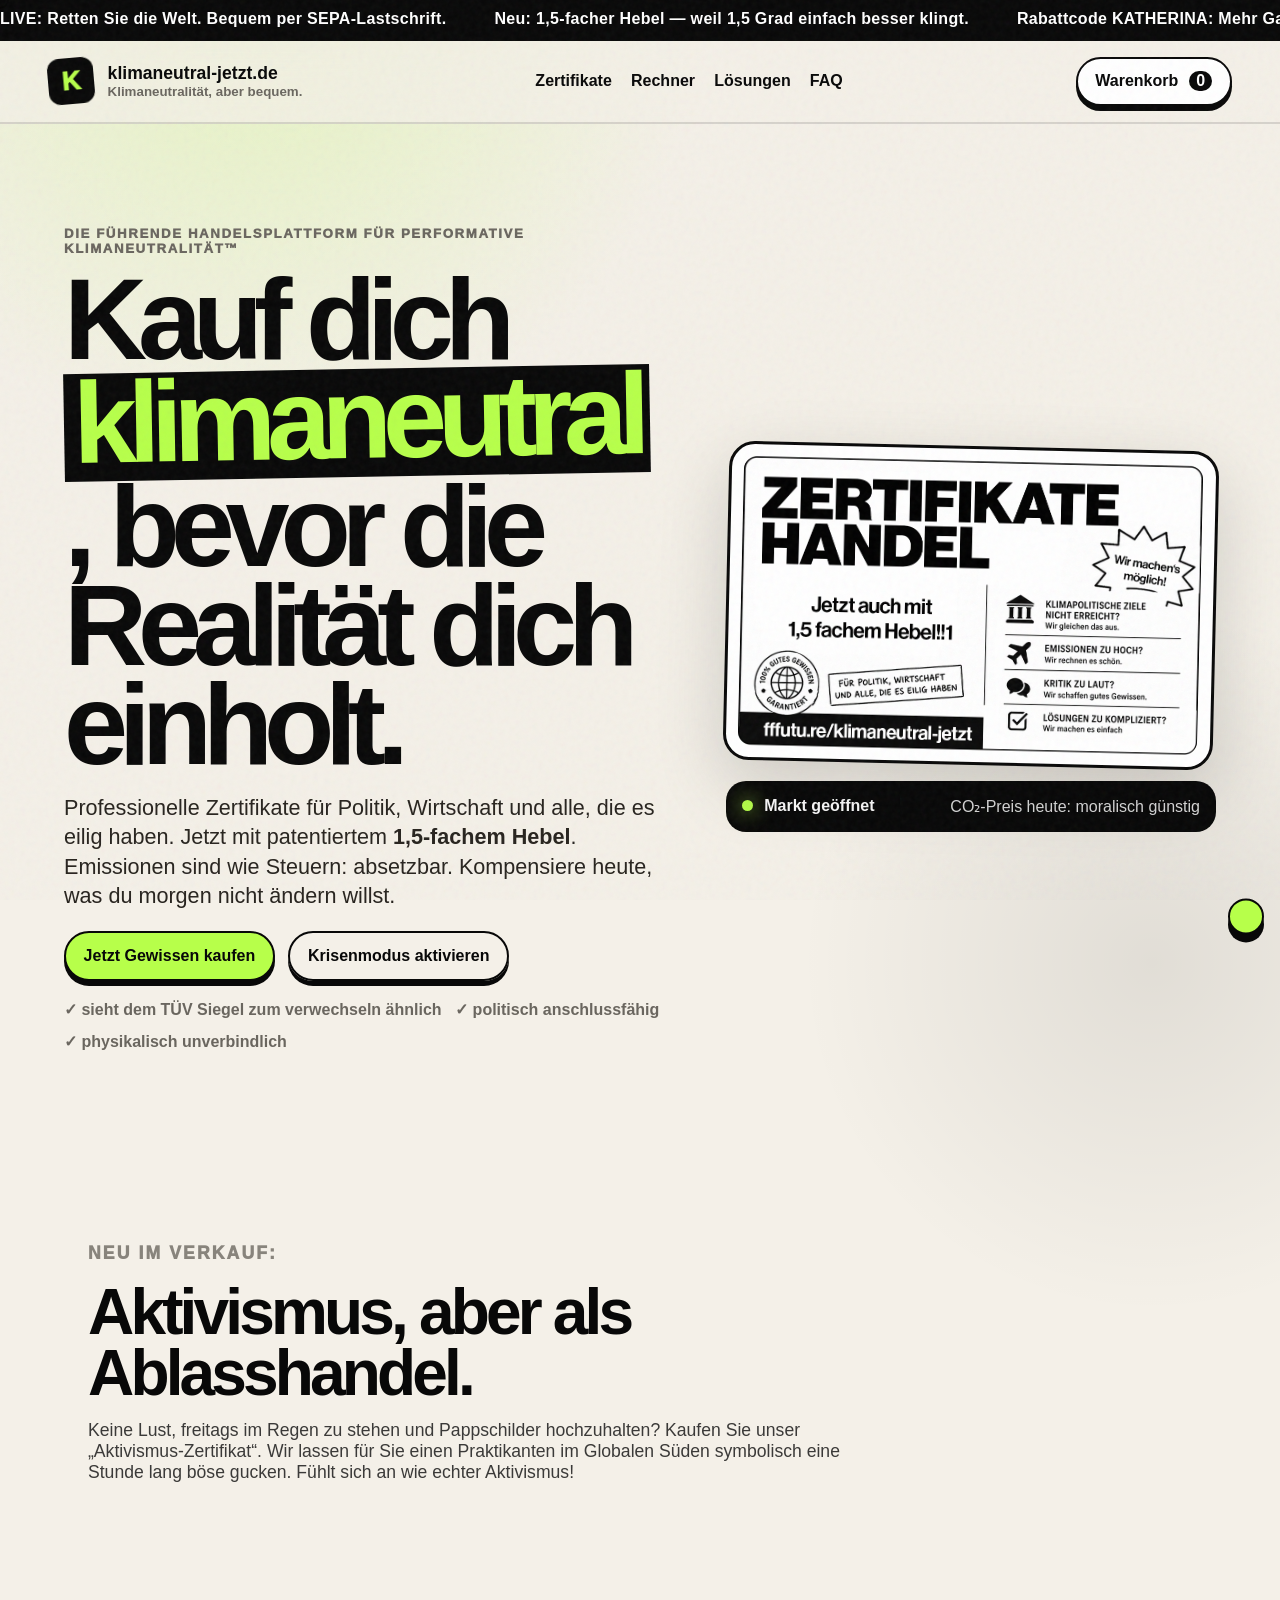
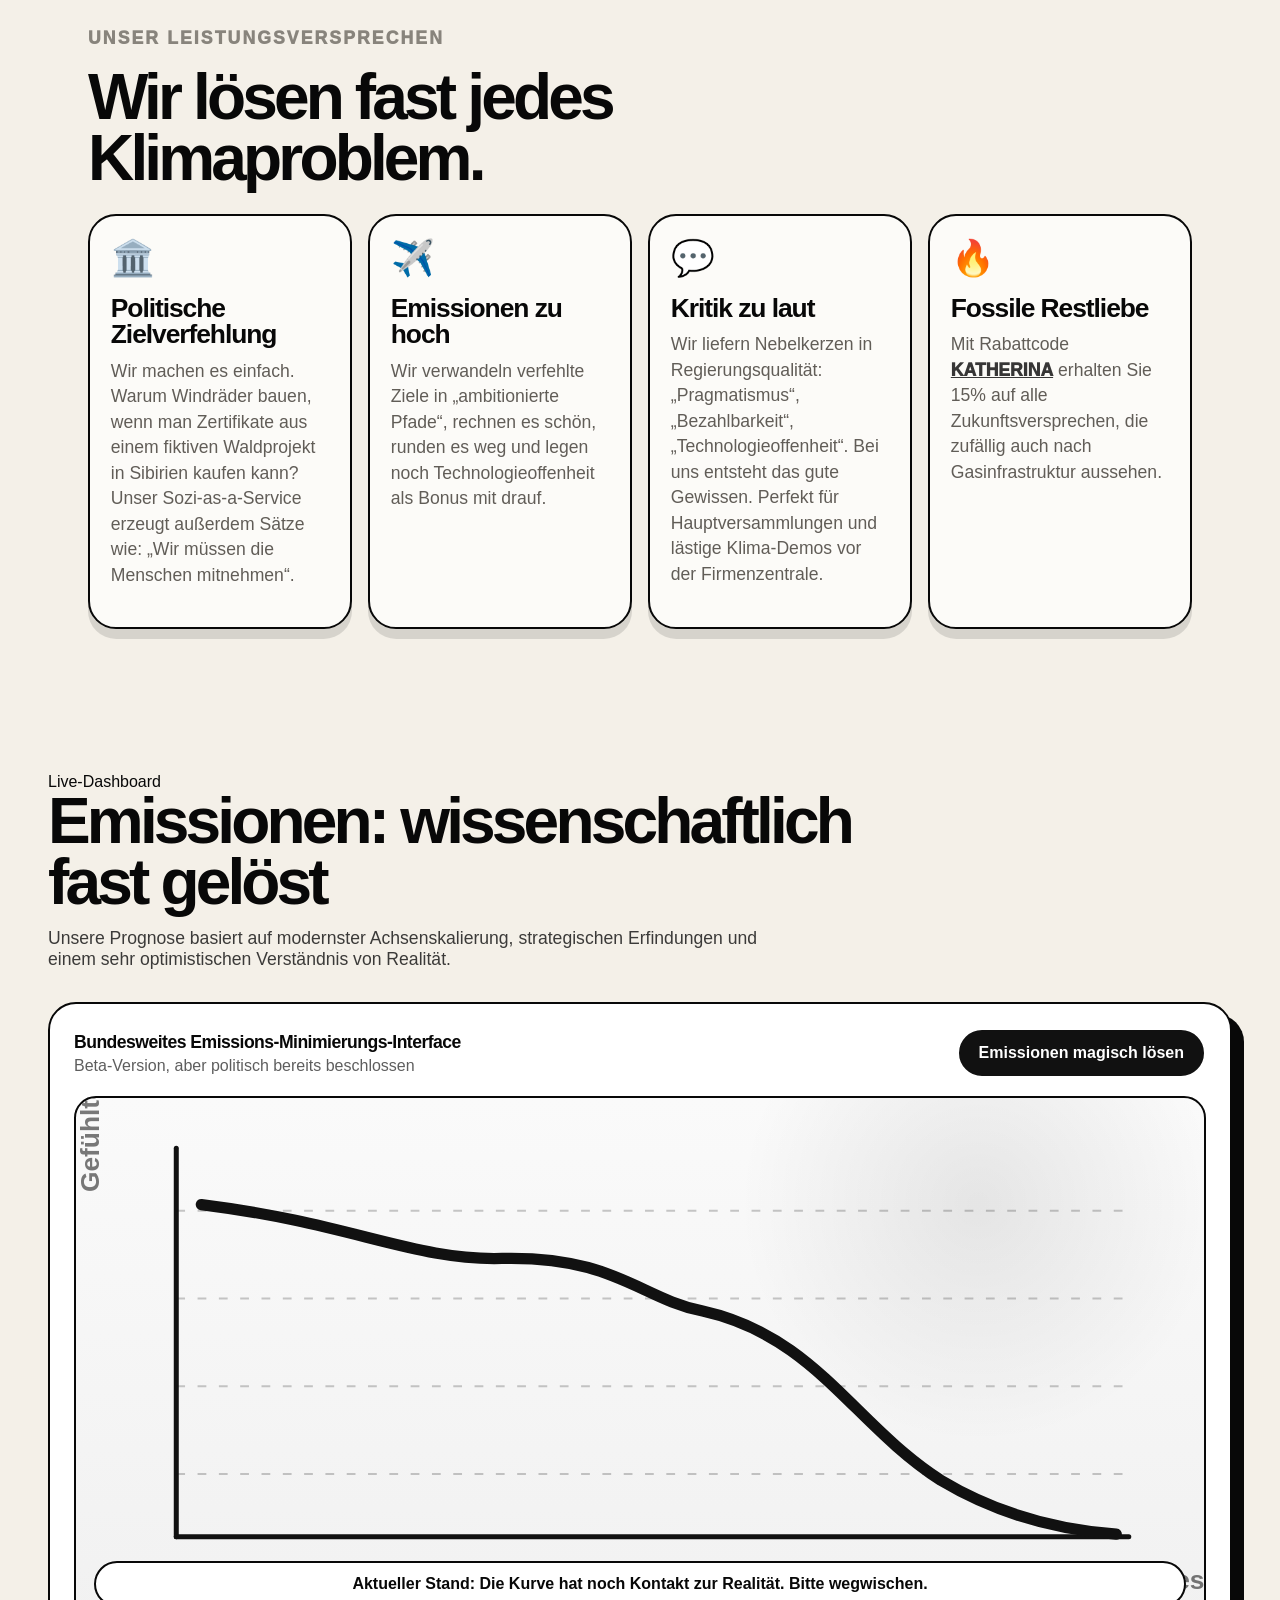
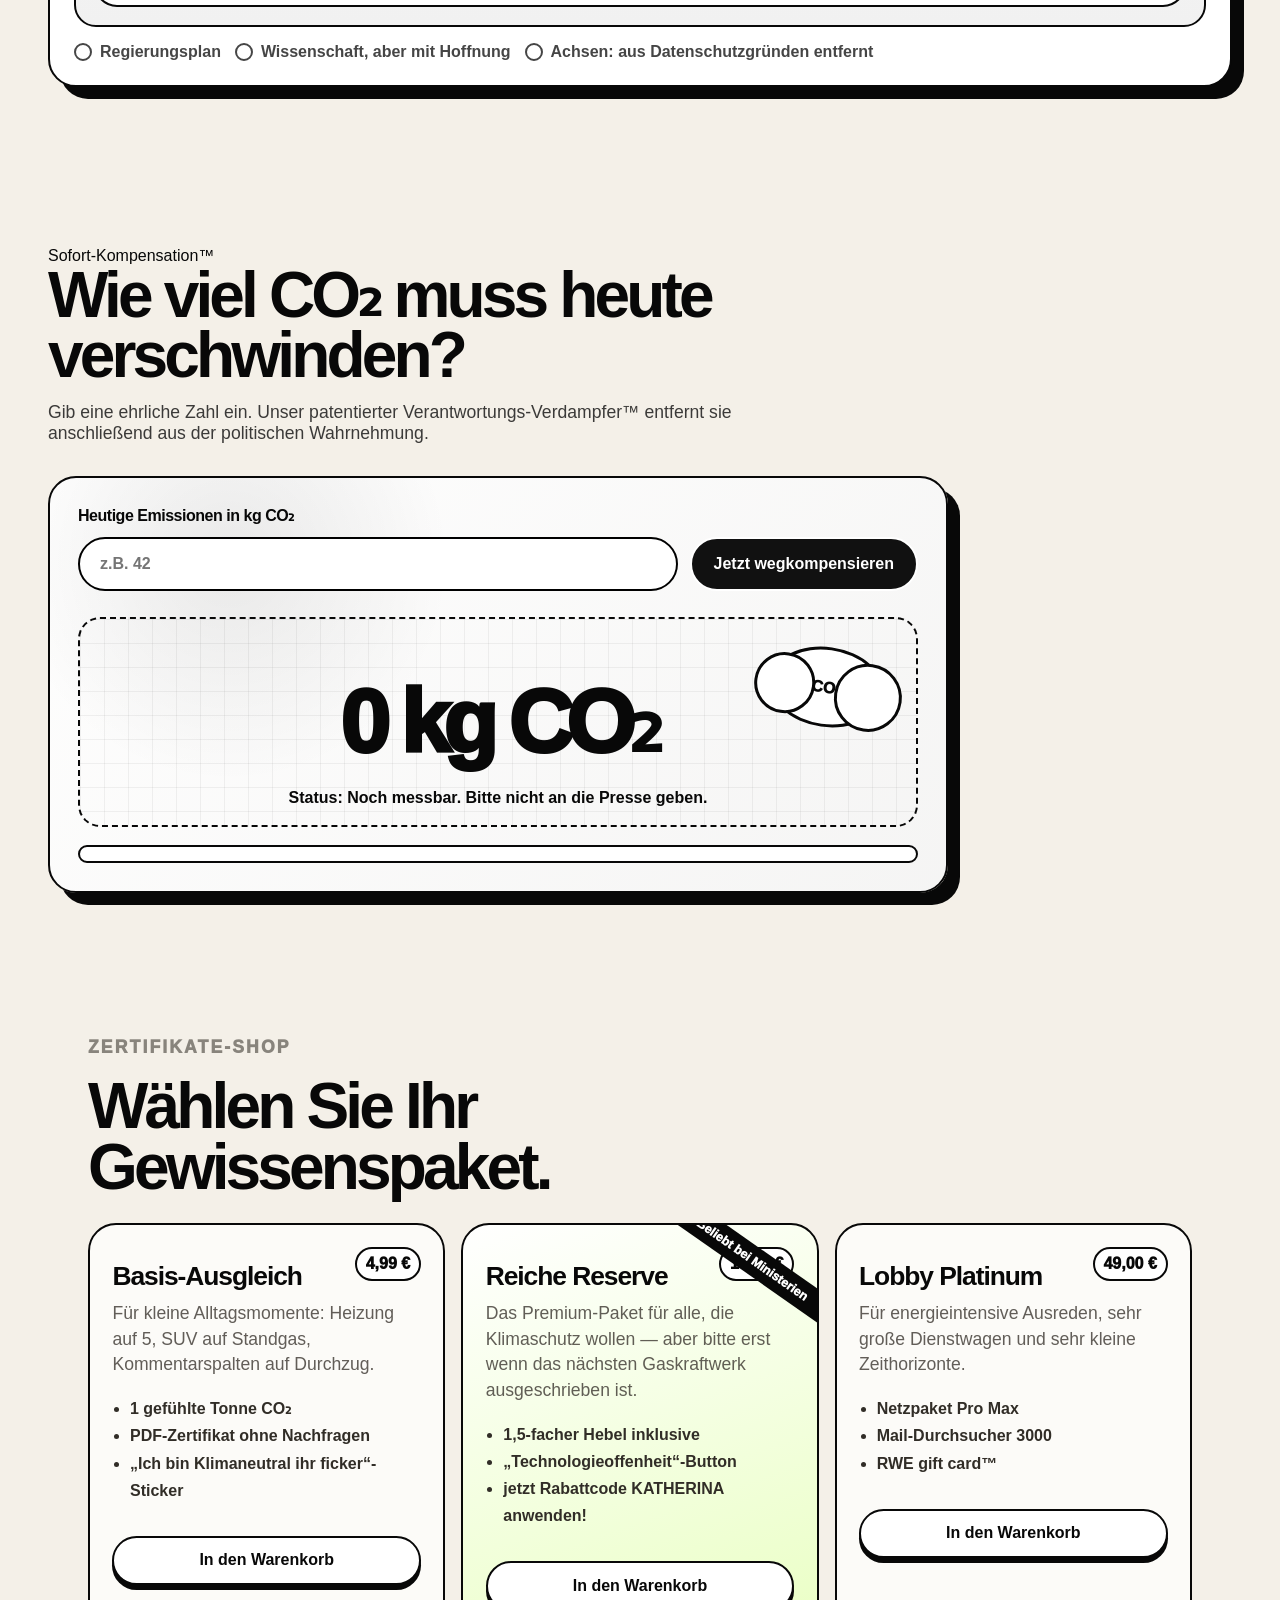
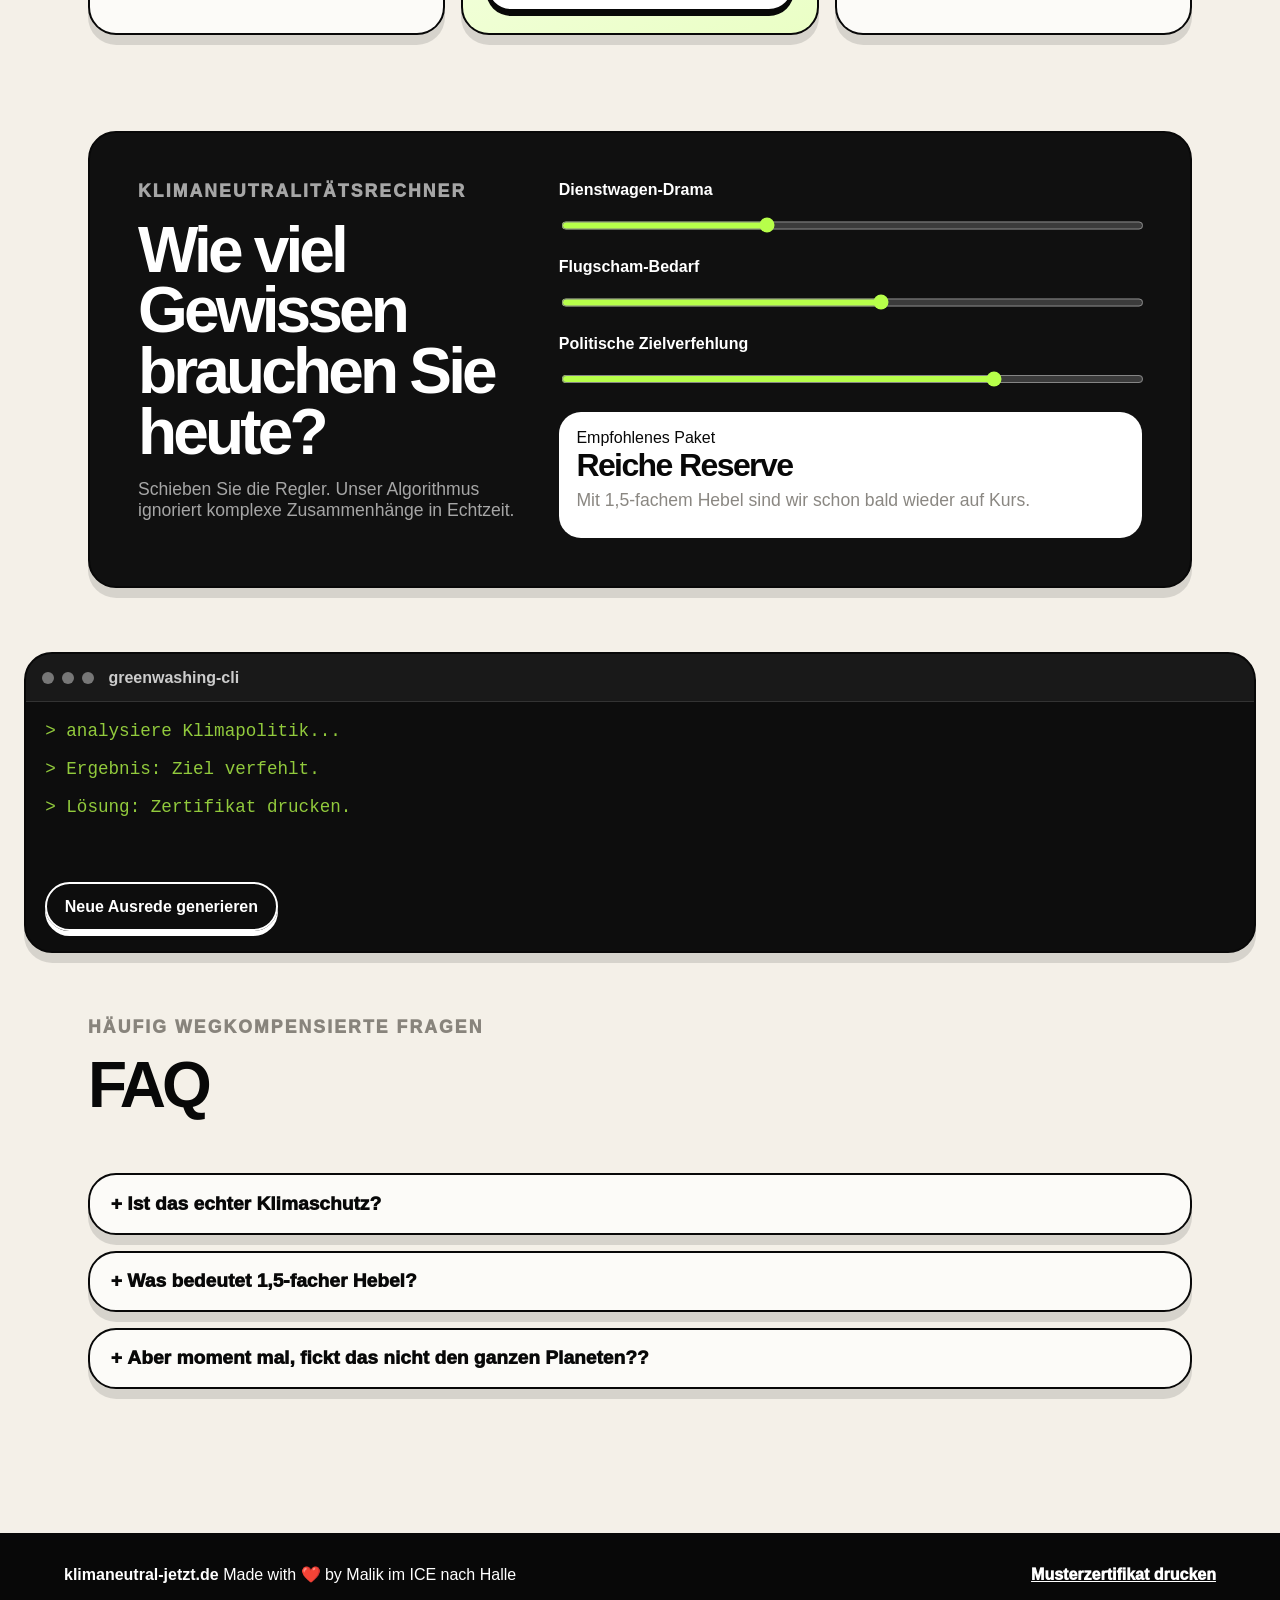
<file: klimaneutral-jetzt.html>
<!doctype html>
<html lang="de">
<head>
  <meta charset="utf-8" />
  <meta name="viewport" content="width=device-width, initial-scale=1" />
  <title>klimaneutral-jetzt.de — Klimaneutralität, aber bequem.</title>
  <meta name="description" content="Satirische Zertifikate-Handelsplattform für politische Albträume, grüne Gewissen und ganz viel Hebelwirkung." />
  <link rel="stylesheet" href="style.css" />
</head>
<body>
  <div class="noise" aria-hidden="true"></div>
  <div class="cursor-dot" aria-hidden="true"></div>

  <div class="ticker" aria-label="Satire-Hinweis und Live-Meldungen">
    <div class="ticker-track">
      <span>LIVE: Retten Sie die Welt. Bequem per SEPA-Lastschrift.</span>
      <span>Neu: 1,5-facher Hebel — weil 1,5 Grad einfach besser klingt.</span>
      <span>Rabattcode KATHERINA: Mehr Gas geben, weniger Fragen.</span>
      <span>100% gutes Gewissen garantiert.*  *nicht atmosphärisch messbar.</span>
      <span>Politik zu kompliziert? Kaufen Sie ein Zertifikat.</span>
    </div>
  </div>

  <header class="site-header">
    <a class="brand" href="#top" aria-label="klimaneutral-jetzt.de Startseite">
      <span class="brand-mark">K</span>
      <span>
        <strong>klimaneutral-jetzt.de</strong>
        <small>Klimaneutralität, aber bequem.</small>
      </span>
    </a>
    <nav class="nav">
      <a href="#shop">Zertifikate</a>
      <a href="#rechner">Rechner</a>
      <a href="#loesungen">Lösungen</a>
      <a href="#faq">FAQ</a>
    </nav>
    <button class="cart-button" id="cartButton" type="button">
      Warenkorb <span id="cartCount">0</span>
    </button>
  </header>

  <main id="top">
    <section class="hero">
      <div class="hero-copy reveal">
        <p class="eyebrow">Die führende Handelsplattform für performative Klimaneutralität™</p>
        <h1>Kauf dich <span>klimaneutral</span>, bevor die Realität dich einholt.</h1>
        <p class="lead">Professionelle Zertifikate für Politik, Wirtschaft und alle, die es eilig haben. Jetzt mit patentiertem <strong>1,5-fachem Hebel</strong>. Emissionen sind wie Steuern: absetzbar. Kompensiere heute, was du morgen nicht ändern willst.</p>
        <div class="hero-actions">
          <a class="button primary" href="#shop">Jetzt Gewissen kaufen</a>
          <button class="button ghost" id="panicButton" type="button">Krisenmodus aktivieren</button>
        </div>
        <div class="trust-row" aria-label="Vertrauenssignale">
          <span>✓ sieht dem TÜV Siegel zum verwechseln ähnlich</span>
          <span>✓ politisch anschlussfähig</span>
          <span>✓ physikalisch unverbindlich</span>
        </div>
      </div>

      <aside class="hero-card reveal" aria-label="Ausweisvorschau">
        <div class="badge-frame">
          <img src="assets/klimaneutral-jetzt.png" alt="Satirischer Messe-Badge Zertifikate Handel" />
        </div>
        <div class="status-panel">
          <div>
            <span class="status-dot"></span>
            <strong>Markt geöffnet</strong>
          </div>
          <p>CO₂-Preis heute: <span id="livePrice">symbolisch</span></p>
        </div>
      </aside>
    </section>

  <section class="magic-chart-section">
    <section class="section satire-strip reveal" aria-label="Satirischer Hinweis">
      <p class="eyebrow">Neu im Verkauf:</p>
      <h2>Aktivismus, aber als Ablasshandel.</h2>
      <p>
        Keine Lust, freitags im Regen zu stehen und Pappschilder hochzuhalten? Kaufen Sie unser „Aktivismus-Zertifikat“. Wir lassen für Sie einen Praktikanten im Globalen Süden symbolisch eine Stunde lang böse gucken. Fühlt sich an wie echter Aktivismus!
      </p>
    </section>

    <section class="section" id="loesungen">
      <div class="section-heading reveal">
        <p class="eyebrow">Unser Leistungsversprechen</p>
        <h2>Wir lösen fast jedes Klimaproblem.</h2>
      </div>
      <div class="feature-grid">
        <article class="feature-card reveal tilt">
          <span class="icon">🏛️</span>
          <h3>Politische Zielverfehlung</h3>
          <p>Wir machen es einfach. Warum Windräder bauen, wenn man Zertifikate aus einem fiktiven Waldprojekt in Sibirien kaufen kann? Unser Sozi-as-a-Service erzeugt außerdem Sätze wie: „Wir müssen die Menschen mitnehmen“.</p>
        </article>
        <article class="feature-card reveal tilt">
          <span class="icon">✈️</span>
          <h3>Emissionen zu hoch</h3>
          <p>Wir verwandeln verfehlte Ziele in „ambitionierte Pfade“, rechnen es schön, runden es weg und legen noch Technologieoffenheit als Bonus mit drauf.</p>
        </article>
        <article class="feature-card reveal tilt">
          <span class="icon">💬</span>
          <h3>Kritik zu laut</h3>
          <p>Wir liefern Nebelkerzen in Regierungsqualität: „Pragmatismus“, „Bezahlbarkeit“, „Technologieoffenheit“. Bei uns entsteht das gute Gewissen. Perfekt für Hauptversammlungen und lästige Klima-Demos vor der Firmenzentrale.</p>
        </article>
        <article class="feature-card reveal tilt">
          <span class="icon">🔥</span>
          <h3>Fossile Restliebe</h3>
          <p>Mit Rabattcode <button class="text-button coupon-inline" data-code="KATHERINA">KATHERINA</button> erhalten Sie 15% auf alle Zukunftsversprechen, die zufällig auch nach Gasinfrastruktur aussehen.</p>
        </article>
      </div>
    </section>

    <section class="magic-chart-section">
    <div class="section-kicker">Live-Dashboard</div>
    <h2>Emissionen: wissenschaftlich fast gelöst</h2>
    <p>
      Unsere Prognose basiert auf modernster Achsenskalierung, strategischen Erfindungen
      und einem sehr optimistischen Verständnis von Realität.
    </p>

    <div class="magic-chart-card">
      <div class="chart-topline">
        <div>
          <strong>Bundesweites Emissions-Minimierungs-Interface</strong>
          <span>Beta-Version, aber politisch bereits beschlossen</span>
        </div>
        <button id="solveEmissionsBtn" type="button">Emissionen magisch lösen</button>
      </div>

      <div class="chart-stage">
        <svg id="magicChart" viewBox="0 0 900 420" role="img" aria-label="Satirisches Diagramm mit fallender Emissionslinie">
          <defs>
            <marker id="arrowDown" markerWidth="12" markerHeight="12" refX="6" refY="6" orient="auto">
              <path d="M2,2 L10,6 L2,10 Z" fill="currentColor"></path>
            </marker>
          </defs>

          <line class="chart-axis y-axis" x1="80" y1="40" x2="80" y2="350"></line>
          <line class="chart-axis x-axis" x1="80" y1="350" x2="840" y2="350"></line>

          <g class="chart-grid">
            <line x1="80" y1="90" x2="840" y2="90"></line>
            <line x1="80" y1="160" x2="840" y2="160"></line>
            <line x1="80" y1="230" x2="840" y2="230"></line>
            <line x1="80" y1="300" x2="840" y2="300"></line>
          </g>

          <path
            id="emissionsLine"
            class="emissions-line"
            d="M100 85 C220 100, 270 130, 340 128 C430 126, 450 160, 500 170 C590 190, 620 260, 690 305 C740 335, 790 345, 830 348"
          ></path>

          <path
            id="fakeTargetLine"
            class="fake-target-line"
            d="M100 85 C220 92, 310 95, 390 90 C470 86, 520 78, 590 70 C670 60, 750 50, 830 42"
          ></path>

          <g id="magicSparkles" class="magic-sparkles">
            <text x="205" y="90">✦</text>
            <text x="510" y="150">✧</text>
            <text x="720" y="310">✦</text>
            <text x="780" y="70">✧</text>
          </g>

          <text class="chart-label no-label-x" x="680" y="392">Achse bewusst unbeschriftet</text>
          <text class="chart-label no-label-y" x="18" y="75" transform="rotate(-90 18 75)">Gefühlte Messwerte</text>
          <text id="chartStamp" class="chart-stamp" x="410" y="215">MAGICALLY SOLVED</text>
        </svg>

        <div id="chartCommentary" class="chart-commentary">
          Aktueller Stand: Die Kurve hat noch Kontakt zur Realität. Bitte wegwischen.
        </div>
      </div>

      <div class="chart-legend">
        <span><i></i> Regierungsplan</span>
        <span><i></i> Wissenschaft, aber mit Hoffnung</span>
        <span><i></i> Achsen: aus Datenschutzgründen entfernt</span>
      </div>
    </div>
  </section>

    <section class="co2-vanisher-section">
      <div class="section-kicker">Sofort-Kompensation™</div>
      <h2>Wie viel CO₂ muss heute verschwinden?</h2>
      <p>
        Gib eine ehrliche Zahl ein. Unser patentierter Verantwortungs-Verdampfer™
        entfernt sie anschließend aus der politischen Wahrnehmung.
      </p>

      <div class="vanisher-card">
        <label for="co2Input">Heutige Emissionen in kg CO₂</label>

        <div class="vanisher-input-row">
          <input id="co2Input" type="number" min="0" step="0.1" placeholder="z.B. 42" />
          <button id="vanishCo2Btn" type="button">Jetzt wegkompensieren</button>
        </div>

        <div class="co2-display-wrap">
          <div id="co2Amount" class="co2-amount">0 kg CO₂</div>
          <div id="co2Cloud" class="co2-cloud">CO₂</div>
          <div id="co2Result" class="co2-result">
            Status: Noch messbar. Bitte nicht an die Presse geben.
          </div>
        </div>

        <div class="fake-progress">
          <div id="fakeProgressBar" class="fake-progress-bar"></div>
        </div>

        <div id="bureaucracyStamp" class="bureaucracy-stamp">
          VERANTWORTUNG<br />ERFOLGREICH<br />AUSGELAGERT
        </div>
      </div>
</section>

    <section class="section shop" id="shop">
      <div class="section-heading reveal">
        <p class="eyebrow">Zertifikate-Shop</p>
        <h2>Wählen Sie Ihr Gewissenspaket.</h2>
      </div>
      <div class="products">
        <article class="product reveal" data-product="Basis-Ausgleich" data-price="4.99">
          <div class="product-top">
            <h3>Basis-Ausgleich</h3>
            <span class="price">4,99 €</span>
          </div>
          <p>Für kleine Alltagsmomente: Heizung auf 5, SUV auf Standgas, Kommentarspalten auf Durchzug.</p>
          <ul>
            <li>1 gefühlte Tonne CO₂</li>
            <li>PDF-Zertifikat ohne Nachfragen</li>
            <li>„Ich bin Klimaneutral ihr ficker“-Sticker</li>
          </ul>
          <button class="button add-to-cart" type="button">In den Warenkorb</button>
        </article>

        <article class="product featured reveal" data-product="Reiche Reserve" data-price="19.85">
          <div class="ribbon">Beliebt bei Ministerien</div>
          <div class="product-top">
            <h3>Reiche Reserve</h3>
            <span class="price">19,85 €</span>
          </div>
          <p>Das Premium-Paket für alle, die Klimaschutz wollen — aber bitte erst wenn das nächsten Gaskraftwerk ausgeschrieben ist.</p>
          <ul>
            <li>1,5-facher Hebel inklusive</li>
            <li>„Technologieoffenheit“-Button</li>
            <li>jetzt Rabattcode KATHERINA anwenden!</li>
          </ul>
          <button class="button add-to-cart" type="button">In den Warenkorb</button>
        </article>

        <article class="product reveal" data-product="Lobby Platinum" data-price="49.00">
          <div class="product-top">
            <h3>Lobby Platinum</h3>
            <span class="price">49,00 €</span>
          </div>
          <p>Für energieintensive Ausreden, sehr große Dienstwagen und sehr kleine Zeithorizonte.</p>
          <ul>
            <li>Netzpaket Pro Max</li>
            <li>Mail-Durchsucher 3000</li>
            <li>RWE gift card™</li>
          </ul>
          <button class="button add-to-cart" type="button">In den Warenkorb</button>
        </article>
      </div>
    </section>

    <section class="section calculator" id="rechner">
      <div class="calc-card reveal">
        <div>
          <p class="eyebrow">Klimaneutralitätsrechner</p>
          <h2>Wie viel Gewissen brauchen Sie heute?</h2>
          <p>Schieben Sie die Regler. Unser Algorithmus ignoriert komplexe Zusammenhänge in Echtzeit.</p>
        </div>
        <form class="calc-form" id="calcForm">
          <label>
            Dienstwagen-Drama
            <input type="range" min="0" max="100" value="35" id="carRange" />
          </label>
          <label>
            Flugscham-Bedarf
            <input type="range" min="0" max="100" value="55" id="flightRange" />
          </label>
          <label>
            Politische Zielverfehlung
            <input type="range" min="0" max="100" value="75" id="policyRange" />
          </label>
          <div class="calc-result">
            <span>Empfohlenes Paket</span>
            <strong id="recommendation">Reiche Reserve</strong>
            <p id="calcCopy">Mit 1,5-fachem Hebel sieht das schon fast nach einem Plan aus.</p>
          </div>
        </form>
      </div>
    </section>

    <section class="section parody-terminal reveal" aria-label="Greenwashing Terminal">
      <div class="terminal-top">
        <span></span><span></span><span></span>
        <strong>greenwashing-cli</strong>
      </div>
      <div class="terminal-body" id="terminalBody">
        <p>&gt; analysiere Klimapolitik...</p>
        <p>&gt; Ergebnis: Ziel verfehlt.</p>
        <p>&gt; Lösung: Zertifikat drucken.</p>
      </div>
      <button class="button ghost" id="generateExcuse" type="button">Neue Ausrede generieren</button>
    </section>

    <section class="section faq" id="faq">
      <div class="section-heading reveal">
        <p class="eyebrow">Häufig wegkompensierte Fragen</p>
        <h2>FAQ</h2>
      </div>
      <details class="reveal">
        <summary>Ist das echter Klimaschutz?</summary>
        <p>Also wir haben zumindest viele Siegel und in Talkshows wird überraschend selten nachgefragt.</p>
      </details>
      <details class="reveal">
        <summary>Was bedeutet 1,5-facher Hebel?</summary>
        <p>Dass aus keiner Maßnahme keinderthalb werden. Physikalisch fragwürdig, kommunikativ hervorragend.</p>
      </details>
      <details class="reveal">
        <summary>Aber moment mal, fickt das nicht den ganzen Planeten??</summary>
        <p>There is no Planet B. Aber es gibt Konten in der Schweiz – und wir helfen, sie zu füllen.</p>
      </details>
    </section>
  </main>

  <footer class="footer">
    <p><strong>klimaneutral-jetzt.de</strong> Made with ❤️ by <a href="instagram.com/malikpaetzold">Malik</a> im ICE nach Halle</p>
    <button class="text-button" id="printCert" type="button">Musterzertifikat drucken</button>
  </footer>

  <dialog class="cart-modal" id="cartModal">
    <div class="modal-header">
      <h2>Warenkorb</h2>
      <button class="icon-button" id="closeCart" type="button" aria-label="Warenkorb schließen">×</button>
    </div>
    <div id="cartItems" class="cart-items"></div>
    <div class="coupon-box">
      <label for="couponInput">Rabattcode</label>
      <div>
        <input id="couponInput" placeholder="z.B. KATHERINA" />
        <button class="button ghost" id="applyCoupon" type="button">Anwenden</button>
      </div>
      <p id="couponMessage"></p>
    </div>
    <div class="cart-total">
      <span>Gesamt</span>
      <strong id="cartTotal">0,00 €</strong>
    </div>
    <button class="button primary full" id="checkout" type="button" onclick="window.location.href='https://fridaysforfuture.de/spenden/';">Jetzt klimaneutral fühlen</button>
  </dialog>

  <div class="toast" id="toast" role="status" aria-live="polite"></div>

  <template id="certificateTemplate">
    <section class="certificate">
      <h1>ZERTIFIKAT</h1>
      <h2>fühlt sich sehr nach Klimaneutralität an</h2>
      <p>Die Klimakrise wurde erfolgreich auf später verschoben.</p>
      <strong>1,5× Hebel aktiviert</strong>
      <small>klimaneutral.jetzt.de · dafinitiv nicht Satire ;) · nicht einlösbar vorm BVerfG</small>
    </section>
  </template>

  <script src="script.js"></script>

</body>
</html>
</file>
<file: style.css>
@font-face {
  font-family: "HaasLocal";
  src: local("Neue Haas Grotesk Text"), local("Neue Haas Grotesk Display"), local("Haas Grot Text R Web"), local("Helvetica Neue");
}

:root {
  --bg: #f4f0e8;
  --fg: #080808;
  --muted: #6a665f;
  --line: #171717;
  --card: rgba(255, 255, 255, 0.72);
  --green: #b7ff4a;
  --red: #ff4d4d;
  --shadow: 0 24px 70px rgba(0, 0, 0, 0.16);
  --radius: 28px;
}

* { box-sizing: border-box; }
html { scroll-behavior: smooth; }
body {
  margin: 0;
  font-family: "HaasLocal", "Neue Haas Grotesk Text", "Helvetica Neue", Arial, sans-serif;
  color: var(--fg);
  background:
    radial-gradient(circle at 20% 0%, rgba(183, 255, 74, 0.25), transparent 28rem),
    radial-gradient(circle at 90% 15%, rgba(0, 0, 0, 0.08), transparent 22rem),
    var(--bg);
  overflow-x: hidden;
}

a { color: inherit; text-decoration: none; }
button, input { font: inherit; }
.noise {
  pointer-events: none;
  position: fixed;
  inset: 0;
  opacity: .05;
  z-index: 99;
  background-image: url("data:image/svg+xml,%3Csvg viewBox='0 0 200 200' xmlns='http://www.w3.org/2000/svg'%3E%3Cfilter id='n'%3E%3CfeTurbulence type='fractalNoise' baseFrequency='.8' numOctaves='4' stitchTiles='stitch'/%3E%3C/filter%3E%3Crect width='100%25' height='100%25' filter='url(%23n)'/%3E%3C/svg%3E");
}
.cursor-dot {
  position: fixed;
  width: 18px;
  height: 18px;
  border: 2px solid var(--fg);
  border-radius: 999px;
  pointer-events: none;
  z-index: 120;
  mix-blend-mode: difference;
  opacity: .55;
  transform: translate(-50%, -50%);
}

.ticker {
  overflow: hidden;
  background: var(--fg);
  color: white;
  white-space: nowrap;
  border-bottom: 2px solid var(--fg);
}
.ticker-track {
  display: inline-flex;
  gap: 3rem;
  padding: .65rem 0;
  animation: ticker 30s linear infinite;
}
.ticker span { font-weight: 800; letter-spacing: .02em; }
@keyframes ticker { to { transform: translateX(-50%); } }

.site-header {
  position: sticky;
  top: 0;
  z-index: 50;
  display: flex;
  align-items: center;
  justify-content: space-between;
  gap: 1rem;
  padding: 1rem clamp(1rem, 4vw, 3rem);
  background: rgba(244, 240, 232, .76);
  backdrop-filter: blur(18px);
  border-bottom: 2px solid rgba(0,0,0,.12);
}
.brand { display: inline-flex; align-items: center; gap: .85rem; }
.brand-mark {
  display: grid;
  place-items: center;
  width: 46px;
  height: 46px;
  background: var(--fg);
  color: var(--green);
  border-radius: 12px;
  font-weight: 950;
  font-size: 1.6rem;
  transform: rotate(-5deg);
}
.brand strong { display: block; font-size: 1.1rem; }
.brand small { display: block; color: var(--muted); font-weight: 650; }
.nav { display: flex; gap: 1.2rem; font-weight: 800; }
.nav a { position: relative; }
.nav a::after {
  content: "";
  position: absolute;
  left: 0; right: 0; bottom: -.25rem;
  height: 2px;
  background: var(--fg);
  transform: scaleX(0);
  transform-origin: left;
  transition: transform .2s ease;
}
.nav a:hover::after { transform: scaleX(1); }

.button, .cart-button {
  border: 2px solid var(--fg);
  background: white;
  color: var(--fg);
  padding: .85rem 1.1rem;
  border-radius: 999px;
  font-weight: 900;
  cursor: pointer;
  box-shadow: 0 5px 0 var(--fg);
  transition: transform .15s ease, box-shadow .15s ease, background .15s ease;
}
.button:hover, .cart-button:hover { transform: translateY(2px); box-shadow: 0 3px 0 var(--fg); }
.button:active, .cart-button:active { transform: translateY(5px); box-shadow: 0 0 0 var(--fg); }
.primary { background: var(--green); }
.ghost { background: transparent; }
.full { width: 100%; }
.cart-button span { margin-left: .4rem; background: var(--fg); color: white; border-radius: 999px; padding: .08rem .45rem; }

.hero {
  display: grid;
  grid-template-columns: minmax(0, 1.1fr) minmax(320px, .9fr);
  align-items: center;
  gap: clamp(2rem, 5vw, 5rem);
  padding: clamp(3rem, 8vw, 7rem) clamp(1rem, 5vw, 5rem) 3rem;
}
.eyebrow {
  text-transform: uppercase;
  letter-spacing: .12em;
  font-weight: 950;
  color: var(--muted);
  font-size: .83rem;
}
h1, h2, h3, p { margin-top: 0; }
h1 {
  font-size: clamp(3.4rem, 9vw, 8.8rem);
  line-height: .86;
  letter-spacing: -.08em;
  margin-bottom: 1.2rem;
  max-width: 930px;
}
h1 span {
  display: inline-block;
  background: var(--fg);
  color: var(--green);
  padding: 0 .08em .08em;
  transform: rotate(-1deg);
}
.lead {
  font-size: clamp(1.1rem, 2vw, 1.35rem);
  line-height: 1.35;
  max-width: 720px;
  color: #27231e;
}
.hero-actions, .trust-row { display: flex; flex-wrap: wrap; gap: .85rem; align-items: center; }
.trust-row { margin-top: 1.2rem; color: var(--muted); font-weight: 800; }
.hero-card { display: grid; gap: 1rem; }
.badge-frame {
  padding: .7rem;
  background: white;
  border: 3px solid var(--fg);
  border-radius: 26px;
  box-shadow: var(--shadow);
  transform: rotate(1.3deg);
}
.badge-frame img { display: block; width: 100%; border-radius: 16px; }
.status-panel {
  display: flex;
  justify-content: space-between;
  gap: 1rem;
  padding: 1rem;
  background: var(--fg);
  color: white;
  border-radius: 20px;
}
.status-panel p { margin: 0; color: #ddd; }
.status-dot { display: inline-block; width: 11px; height: 11px; background: var(--green); border-radius: 50%; margin-right: .4rem; box-shadow: 0 0 20px var(--green); }

.metrics {
  display: grid;
  grid-template-columns: repeat(4, 1fr);
  gap: 1rem;
  padding: 1rem clamp(1rem, 5vw, 5rem) 3rem;
}
.metric {
  padding: 1.3rem;
  background: var(--card);
  border: 2px solid var(--fg);
  border-radius: 24px;
  box-shadow: 0 8px 0 rgba(0,0,0,.12);
}
.metric strong { display: block; font-size: clamp(2.3rem, 5vw, 4.8rem); letter-spacing: -.06em; }
.metric span { font-weight: 850; color: var(--muted); }

.section { padding: 4rem clamp(1rem, 5vw, 5rem); }
.section-heading { max-width: 820px; margin-bottom: 1.6rem; }
h2 { font-size: clamp(2.2rem, 5vw, 5rem); line-height: .95; letter-spacing: -.06em; }
.feature-grid, .products {
  display: grid;
  grid-template-columns: repeat(4, 1fr);
  gap: 1rem;
}
.feature-card, .product, .calc-card, .parody-terminal, details {
  background: var(--card);
  border: 2px solid var(--fg);
  border-radius: var(--radius);
  box-shadow: 0 10px 0 rgba(0,0,0,.12);
}
.feature-card { padding: 1.3rem; min-height: 260px; }
.feature-card .icon { font-size: 2.2rem; }
.feature-card h3, .product h3 { font-size: 1.65rem; line-height: 1; letter-spacing: -.04em; margin: 1rem 0 .7rem; }
.feature-card p, .product p, details p { color: #36312b; line-height: 1.45; }
.text-button { border: 0; background: transparent; text-decoration: underline; font-weight: 950; cursor: pointer; padding: 0; }

.products { grid-template-columns: repeat(3, 1fr); }
.product { position: relative; padding: 1.4rem; overflow: hidden; }
.product.featured { background: linear-gradient(160deg, white, #eaffc5); }
.product-top { display: flex; justify-content: space-between; gap: 1rem; align-items: start; }
.price { font-weight: 950; border: 2px solid var(--fg); padding: .35rem .55rem; border-radius: 999px; background: white; }
ul { padding-left: 1.1rem; line-height: 1.7; font-weight: 750; color: #312d27; }
.ribbon {
  position: absolute;
  right: -3.1rem;
  top: 1.3rem;
  transform: rotate(35deg);
  background: var(--fg);
  color: white;
  padding: .45rem 3rem;
  font-weight: 950;
  font-size: .78rem;
}
.add-to-cart { width: 100%; margin-top: 1rem; }

.calculator { padding-top: 2rem; }
.calc-card {
  display: grid;
  grid-template-columns: .8fr 1.2fr;
  gap: 2rem;
  padding: clamp(1.2rem, 4vw, 3rem);
  background: #101010;
  color: white;
}
.calc-card p { color: #d0d0d0; }
.calc-form { display: grid; gap: 1.25rem; }
.calc-form label { display: grid; gap: .55rem; font-weight: 900; }
input[type="range"] { width: 100%; accent-color: var(--green); }
.calc-result {
  background: white;
  color: var(--fg);
  border-radius: 22px;
  padding: 1.1rem;
}
.calc-result strong { display: block; font-size: 2rem; letter-spacing: -.05em; }
.calc-result p { color: var(--muted); margin: .35rem 0 0; }

.parody-terminal { background: #0d0d0d; color: #f4f4f4; padding: 0; overflow: hidden; }
.terminal-top { display: flex; align-items: center; gap: .5rem; padding: .9rem 1rem; border-bottom: 1px solid #333; background: #191919; }
.terminal-top span { width: 12px; height: 12px; background: #777; border-radius: 50%; }
.terminal-top strong { margin-left: .4rem; color: #ccc; }
.terminal-body { min-height: 180px; padding: 1.2rem; font-family: ui-monospace, SFMono-Regular, Menlo, Consolas, monospace; color: var(--green); }
.parody-terminal .button { margin: 0 1.2rem 1.2rem; color: white; border-color: white; box-shadow: 0 5px 0 white; }

.faq { display: grid; gap: 1rem; }
details { padding: 1.1rem 1.3rem; }
summary { font-weight: 950; cursor: pointer; font-size: 1.2rem; }
summary::marker { content: "+ "; }
details[open] summary::marker { content: "– "; }

.footer {
  display: flex;
  justify-content: space-between;
  gap: 1rem;
  padding: 2rem clamp(1rem, 5vw, 5rem);
  background: var(--fg);
  color: white;
}
.footer p { margin: 0; max-width: 850px; }
.footer .text-button { color: white; }

.cart-modal {
  width: min(680px, calc(100% - 2rem));
  border: 3px solid var(--fg);
  border-radius: 28px;
  padding: 1.2rem;
  box-shadow: var(--shadow);
}
.cart-modal::backdrop { background: rgba(0,0,0,.42); backdrop-filter: blur(7px); }
.modal-header, .cart-total { display: flex; align-items: center; justify-content: space-between; gap: 1rem; }
.icon-button { width: 42px; height: 42px; border: 2px solid var(--fg); border-radius: 50%; background: white; font-size: 1.5rem; cursor: pointer; }
.cart-items { display: grid; gap: .6rem; margin: 1rem 0; }
.cart-item { display: flex; justify-content: space-between; gap: 1rem; padding: .8rem; border: 2px solid #ddd; border-radius: 16px; font-weight: 850; }
.coupon-box { padding: 1rem; border: 2px dashed var(--fg); border-radius: 18px; margin: 1rem 0; }
.coupon-box label { display: block; font-weight: 950; margin-bottom: .4rem; }
.coupon-box div { display: flex; gap: .5rem; }
.coupon-box input { flex: 1; min-width: 0; border: 2px solid var(--fg); border-radius: 999px; padding: .7rem 1rem; }
.coupon-box p { margin: .55rem 0 0; color: var(--muted); font-weight: 800; }
.cart-total { font-size: 1.4rem; font-weight: 950; margin-bottom: 1rem; }
.toast {
  position: fixed;
  right: 1rem;
  bottom: 1rem;
  max-width: 360px;
  padding: 1rem;
  border: 2px solid var(--fg);
  background: var(--green);
  border-radius: 18px;
  font-weight: 950;
  box-shadow: 0 8px 0 var(--fg);
  transform: translateY(140%);
  transition: transform .25s ease;
  z-index: 100;
}
.toast.show { transform: translateY(0); }

.reveal { opacity: 0; transform: translateY(24px); transition: opacity .6s ease, transform .6s ease; }
.reveal.visible { opacity: 1; transform: translateY(0); }

@media print {
  body > *:not(.print-only) { display: none !important; }
  .print-only { display: block !important; }
  .certificate { font-family: Arial, sans-serif; border: 4px solid #000; padding: 2rem; text-align: center; }
  .certificate h1 { font-size: 72px; letter-spacing: -.06em; }
}

@media (max-width: 980px) {
  .nav { display: none; }
  .hero, .calc-card { grid-template-columns: 1fr; }
  .metrics, .feature-grid { grid-template-columns: repeat(2, 1fr); }
  .products { grid-template-columns: 1fr; }
}
@media (max-width: 620px) {
  .brand small { display: none; }
  .site-header { align-items: start; }
  .metrics, .feature-grid { grid-template-columns: 1fr; }
  .footer { flex-direction: column; }
  .cursor-dot { display: none; }
  h1 { font-size: 3.2rem; }
}

.co2-vanisher-section {
  padding: 80px 24px;
  position: relative;
  overflow: hidden;
}

.co2-vanisher-section h2 {
  max-width: 850px;
  font-size: clamp(2rem, 5vw, 4.5rem);
  line-height: 0.95;
  letter-spacing: -0.06em;
  margin: 0 0 16px;
}

.co2-vanisher-section p {
  max-width: 720px;
  font-size: 1.1rem;
  opacity: 0.78;
}

.vanisher-card {
  margin-top: 32px;
  max-width: 900px;
  border: 2px solid currentColor;
  border-radius: 28px;
  padding: 28px;
  position: relative;
  background:
    radial-gradient(circle at 20% 20%, rgba(0,0,0,0.08), transparent 28%),
    linear-gradient(135deg, rgba(255,255,255,0.96), rgba(245,245,245,0.92));
  box-shadow: 12px 12px 0 currentColor;
}

.vanisher-card label {
  display: block;
  font-weight: 800;
  letter-spacing: -0.03em;
  margin-bottom: 12px;
}

.vanisher-input-row {
  display: flex;
  gap: 12px;
  flex-wrap: wrap;
}

.vanisher-input-row input {
  flex: 1;
  min-width: 180px;
  border: 2px solid currentColor;
  border-radius: 999px;
  padding: 16px 20px;
  font: inherit;
  font-weight: 800;
  background: white;
}

.vanisher-input-row button {
  border: 2px solid currentColor;
  border-radius: 999px;
  padding: 16px 22px;
  font: inherit;
  font-weight: 900;
  cursor: pointer;
  background: #111;
  color: white;
  transition: transform 0.18s ease, box-shadow 0.18s ease;
}

.vanisher-input-row button:hover {
  transform: translateY(-3px) rotate(-1deg);
  box-shadow: 0 8px 0 rgba(0,0,0,0.25);
}

.co2-display-wrap {
  min-height: 210px;
  display: grid;
  place-items: center;
  position: relative;
  margin-top: 26px;
  border: 2px dashed currentColor;
  border-radius: 22px;
  overflow: hidden;
  background:
    linear-gradient(90deg, rgba(0,0,0,0.05) 1px, transparent 1px),
    linear-gradient(rgba(0,0,0,0.05) 1px, transparent 1px);
  background-size: 24px 24px;
}

.co2-amount {
  font-size: clamp(2rem, 7vw, 6rem);
  font-weight: 950;
  letter-spacing: -0.08em;
  z-index: 2;
  transition: transform 0.4s ease, opacity 0.4s ease, filter 0.4s ease;
}

.co2-cloud {
  position: absolute;
  width: 115px;
  height: 80px;
  border: 3px solid currentColor;
  border-radius: 50%;
  display: grid;
  place-items: center;
  font-weight: 950;
  background: white;
  top: 28px;
  right: 32px;
  transform: rotate(8deg);
  transition: transform 0.8s ease, opacity 0.8s ease, filter 0.8s ease;
}

.co2-cloud::before,
.co2-cloud::after {
  content: "";
  position: absolute;
  border: 3px solid currentColor;
  background: white;
  border-radius: 50%;
}

.co2-cloud::before {
  width: 55px;
  height: 55px;
  left: -18px;
  bottom: 5px;
}

.co2-cloud::after {
  width: 62px;
  height: 62px;
  right: -22px;
  top: 8px;
}

.co2-result {
  position: absolute;
  bottom: 18px;
  left: 18px;
  right: 18px;
  font-weight: 800;
  text-align: center;
  z-index: 3;
}

.fake-progress {
  height: 18px;
  border: 2px solid currentColor;
  border-radius: 999px;
  overflow: hidden;
  margin-top: 18px;
  background: white;
}

.fake-progress-bar {
  height: 100%;
  width: 0%;
  background: repeating-linear-gradient(
    45deg,
    #111,
    #111 10px,
    #444 10px,
    #444 20px
  );
  transition: width 1s cubic-bezier(.2,.9,.2,1);
}

.bureaucracy-stamp {
  position: absolute;
  right: 24px;
  bottom: 24px;
  border: 4px solid currentColor;
  border-radius: 12px;
  padding: 10px 14px;
  font-weight: 950;
  text-align: center;
  transform: rotate(-10deg) scale(0);
  background: white;
  opacity: 0;
  transition: transform 0.45s cubic-bezier(.18,1.7,.4,1), opacity 0.2s ease;
  pointer-events: none;
}

.bureaucracy-stamp.show {
  opacity: 1;
  transform: rotate(-10deg) scale(1);
}

.co2-display-wrap.vanishing .co2-amount {
  animation: co2Vanish 1.1s forwards;
}

.co2-display-wrap.vanishing .co2-cloud {
  animation: cloudExit 1.2s forwards;
}

.co2-display-wrap.vanishing::after {
  content: "PUFF";
  position: absolute;
  font-size: clamp(4rem, 14vw, 10rem);
  font-weight: 950;
  letter-spacing: -0.09em;
  opacity: 0;
  transform: scale(0.2) rotate(-12deg);
  animation: puffExplosion 0.9s ease-out forwards;
}

@keyframes co2Vanish {
  0% {
    opacity: 1;
    transform: scale(1) rotate(0deg);
    filter: blur(0);
  }
  35% {
    opacity: 1;
    transform: scale(1.18) rotate(2deg);
    filter: blur(0);
  }
  100% {
    opacity: 0;
    transform: scale(0.05) rotate(720deg);
    filter: blur(12px);
  }
}

@keyframes cloudExit {
  0% {
    opacity: 1;
    transform: translate(0, 0) rotate(8deg) scale(1);
  }
  40% {
    transform: translate(-40px, 20px) rotate(-8deg) scale(1.2);
  }
  100% {
    opacity: 0;
    transform: translate(260px, -180px) rotate(45deg) scale(0.1);
  }
}

@keyframes puffExplosion {
  0% {
    opacity: 0;
    transform: scale(0.2) rotate(-12deg);
  }
  35% {
    opacity: 1;
    transform: scale(1.08) rotate(4deg);
  }
  100% {
    opacity: 0;
    transform: scale(1.6) rotate(-8deg);
  }
}

.vanisher-card.shake {
  animation: policyShake 0.5s ease;
}

@keyframes policyShake {
  0%, 100% { transform: translateX(0); }
  20% { transform: translateX(-8px) rotate(-1deg); }
  40% { transform: translateX(8px) rotate(1deg); }
  60% { transform: translateX(-5px) rotate(-1deg); }
  80% { transform: translateX(5px) rotate(1deg); }
}

.magic-chart-section {
  padding: 80px 24px;
}

.magic-chart-section h2 {
  max-width: 900px;
  font-size: clamp(2rem, 5vw, 4.5rem);
  line-height: 0.95;
  letter-spacing: -0.06em;
  margin: 0 0 16px;
}

.magic-chart-section p {
  max-width: 760px;
  font-size: 1.1rem;
  opacity: 0.78;
}

.magic-chart-card {
  margin-top: 32px;
  border: 2px solid currentColor;
  border-radius: 28px;
  padding: 24px;
  background: white;
  box-shadow: 12px 12px 0 currentColor;
  overflow: hidden;
}

.chart-topline {
  display: flex;
  justify-content: space-between;
  gap: 18px;
  align-items: center;
  margin-bottom: 18px;
  flex-wrap: wrap;
}

.chart-topline strong {
  display: block;
  font-size: 1.1rem;
  letter-spacing: -0.03em;
}

.chart-topline span {
  display: block;
  opacity: 0.65;
  margin-top: 4px;
}

.chart-topline button {
  border: 2px solid currentColor;
  border-radius: 999px;
  background: #111;
  color: white;
  font: inherit;
  font-weight: 900;
  padding: 14px 20px;
  cursor: pointer;
  transition: transform 0.18s ease, box-shadow 0.18s ease;
}

.chart-topline button:hover {
  transform: translateY(-3px) rotate(1deg);
  box-shadow: 0 8px 0 rgba(0,0,0,0.25);
}

.chart-stage {
  position: relative;
  border: 2px solid currentColor;
  border-radius: 22px;
  background:
    radial-gradient(circle at 80% 20%, rgba(0,0,0,0.08), transparent 24%),
    linear-gradient(180deg, #fafafa, #f1f1f1);
  overflow: hidden;
}

#magicChart {
  width: 100%;
  display: block;
  color: #111;
}

.chart-axis {
  stroke: currentColor;
  stroke-width: 4;
  stroke-linecap: round;
}

.chart-grid line {
  stroke: currentColor;
  stroke-width: 1.5;
  stroke-dasharray: 7 10;
  opacity: 0.22;
}

.emissions-line,
.fake-target-line {
  fill: none;
  stroke: currentColor;
  stroke-width: 9;
  stroke-linecap: round;
  stroke-linejoin: round;
}

.emissions-line {
  stroke-dasharray: 1200;
  stroke-dashoffset: 0;
  transition: d 1.2s cubic-bezier(.2,.9,.2,1), stroke-width 0.3s ease;
}

.fake-target-line {
  opacity: 0;
  stroke-width: 5;
  stroke-dasharray: 16 16;
}

.chart-label {
  font-size: 21px;
  font-weight: 900;
  opacity: 0.52;
}

.chart-stamp {
  font-size: 46px;
  font-weight: 950;
  letter-spacing: -0.05em;
  text-anchor: middle;
  opacity: 0;
  transform-box: fill-box;
  transform-origin: center;
}

.magic-sparkles {
  font-size: 42px;
  font-weight: 900;
  opacity: 0;
}

.magic-sparkles text {
  transform-box: fill-box;
  transform-origin: center;
}

.chart-commentary {
  position: absolute;
  left: 18px;
  right: 18px;
  bottom: 18px;
  border: 2px solid currentColor;
  border-radius: 999px;
  background: white;
  padding: 12px 16px;
  font-weight: 850;
  text-align: center;
}

.chart-legend {
  display: flex;
  gap: 14px;
  flex-wrap: wrap;
  margin-top: 16px;
  font-weight: 800;
  opacity: 0.75;
}

.chart-legend span {
  display: inline-flex;
  align-items: center;
  gap: 8px;
}

.chart-legend i {
  width: 18px;
  height: 18px;
  border: 2px solid currentColor;
  border-radius: 50%;
  display: inline-block;
}

.magic-chart-card.solved .emissions-line {
  animation: emissionsSolved 1.2s cubic-bezier(.2,.9,.2,1) forwards;
}

.magic-chart-card.solved .fake-target-line {
  animation: optimisticAlternative 1.4s 0.25s ease forwards;
}

.magic-chart-card.solved .magic-sparkles {
  animation: sparklesAppear 1.2s 0.2s ease forwards;
}

.magic-chart-card.solved .magic-sparkles text {
  animation: sparkleSpin 0.9s ease-in-out infinite alternate;
}

.magic-chart-card.solved .chart-stamp {
  animation: stampIn 0.7s 0.85s cubic-bezier(.18,1.7,.4,1) forwards;
}

.magic-chart-card.solved .chart-axis {
  animation: axisPanic 1s 0.2s ease forwards;
}

@keyframes emissionsSolved {
  0% {
    stroke-width: 9;
  }
  45% {
    stroke-width: 14;
  }
  100% {
    stroke-width: 9;
  }
}

@keyframes optimisticAlternative {
  0% {
    opacity: 0;
    stroke-dashoffset: 180;
  }
  100% {
    opacity: 0.35;
    stroke-dashoffset: 0;
  }
}

@keyframes sparklesAppear {
  0% {
    opacity: 0;
    transform: scale(0.5);
  }
  50% {
    opacity: 1;
  }
  100% {
    opacity: 0.85;
    transform: scale(1);
  }
}

@keyframes sparkleSpin {
  from {
    transform: rotate(-8deg) scale(0.9);
  }
  to {
    transform: rotate(12deg) scale(1.25);
  }
}

@keyframes stampIn {
  0% {
    opacity: 0;
    transform: scale(0.2) rotate(-18deg);
  }
  100% {
    opacity: 1;
    transform: scale(1) rotate(-8deg);
  }
}

@keyframes axisPanic {
  0% {
    opacity: 1;
  }
  100% {
    opacity: 0.28;
  }
}

@media (max-width: 620px) {
  .chart-stage {
    overflow: visible;
    padding-bottom: 0;
  }

  .chart-commentary {
    position: static;
    margin: 12px;
    border-radius: 16px;
    font-size: 0.9rem;
    line-height: 1.25;
    text-align: left;
  }

  #magicChart {
    margin-bottom: 0;
  }
}

.confetti-layer {
  position: fixed;
  inset: 0;
  pointer-events: none;
  z-index: 999999;
  overflow: hidden;
}

.confetti-piece {
  position: fixed;
  top: -2rem;
  z-index: 999999;
  font-weight: 950;
  font-size: clamp(1rem, 4vw, 1.7rem);
  pointer-events: none;
  will-change: transform, opacity;
}
</file>
